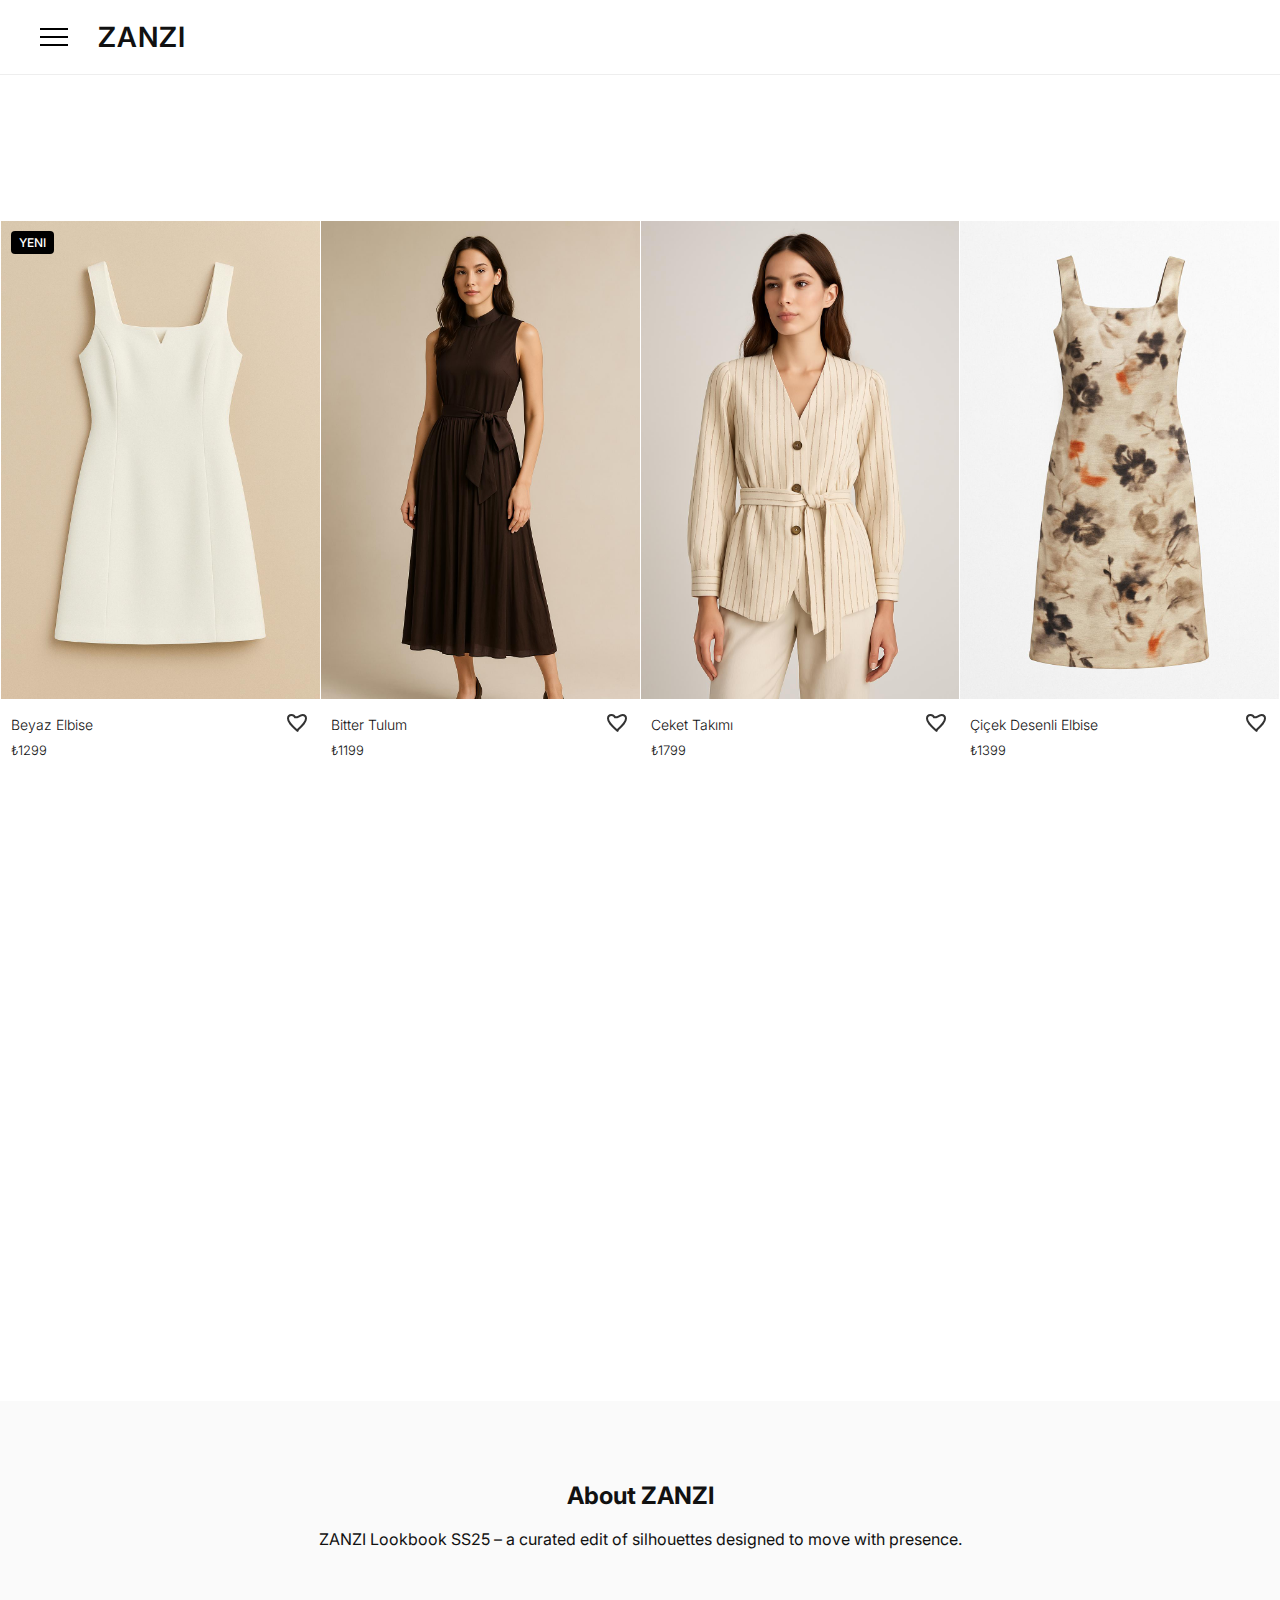
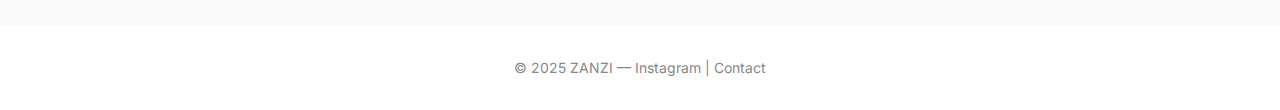
<file: zanzi4-main/zanzi4-main/index.html>
<!DOCTYPE html>
<html lang="en">
<head>
  <meta charset="UTF-8" />
  <meta name="viewport" content="width=device-width, initial-scale=1.0" />
  <title>ZANZI Lookbook</title>
  <link rel="stylesheet" href="style.css" />
  <link href="https://fonts.googleapis.com/css2?family=Playfair+Display:wght@400;600&family=Inter:wght@400;500&display=swap" rel="stylesheet">
</head>
<body class="page-transition">

<header>
  <div class="header-left">
    <div class="hamburger" onclick="toggleMenu()">
      <svg width="28" height="18" viewBox="0 0 28 18" fill="none" xmlns="http://www.w3.org/2000/svg">
        <rect class="line1" y="0" width="28" height="2" fill="black"/>
        <rect class="line2" y="8" width="28" height="2" fill="black"/>
        <rect class="line3" y="16" width="28" height="2" fill="black"/>
      </svg>
    </div>
    <div class="logo">ZANZI</div>
  </div>
</header>

<div id="overlay" class="overlay" onclick="toggleMenu()"></div>
  
<nav id="mobileMenu" class="mobile-menu">
  <div class="close-btn" onclick="toggleMenu()">
  <svg viewBox="0 0 24 24" width="20" height="20" xmlns="http://www.w3.org/2000/svg">
    <line x1="4" y1="4" x2="20" y2="20" stroke="#000" stroke-width="2" />
    <line x1="20" y1="4" x2="4" y2="20" stroke="#000" stroke-width="2" />
  </svg>
</div>

  <style>
    .menu-links li a.highlight {
      color: #E63946; /* Kırmızı */
      font-weight: 600; /* Hafif kalın */
    }
    .menu-links li a {
      font-size: 16px; /* Daha küçük font */
      text-decoration: none;
      color: black;
      display: block;
      padding: 8px 20px; /* Sola hizalama için iç boşluk */
      transition: color 0.3s ease;
      text-align: left; /* SOLA HİZALI */
      text-transform: uppercase;
    }
    .menu-links li a:hover {
      color: #666; /* Hover'da hafif gri */
    }
    .menu-links {
      list-style: none;
      padding: 0;
      margin-top: 60px;
    }
  </style>

  <ul class="menu-links">
    <li><a href="/yeni-gelenler" class="highlight">Yeni Gelenler</a></li>
    <li><a href="/kategori/elbise">Elbise</a></li>
    <li><a href="/kategori/pantolon">Pantolon</a></li>
    <li><a href="/kategori/gomlek-ve-bluzlar">Gömlek ve Bluzlar</a></li>
    <li><a href="/kategori/takim-ve-kombinler">Takım ve Kombinler</a></li>
    <li><a href="/kategori/ceket">Ceket</a></li>
    <li><a href="/kategori/etek">Etek</a></li>
    <li><a href="/kategori/tulum">Tulum</a></li>
    <li><a href="favoriler.html" class="highlight">Favorilerim</a></li>
  </ul>
</nav>


<main>
  <section class="hero">
    <div class="overlay">
      <h1>Spring/Summer 2025</h1>
      <p>Minimal shapes. Modern silhouettes.</p>
    </div>
  </section>

  <section class="lookbook">
    <!-- Beyaz Elbise -->
    <div class="product-card fade-in">
      <div class="slider-container">
        <div class="badge">Yeni</div>
        <div class="slider" data-offset="0">
          <div class="slide-item">
            <img src="images/beyaz1.jpg" alt="Beyaz 1" loading="lazy">
          </div>
          <div class="slide-item">
            <img src="images/beyaz2.jpg" alt="Beyaz 2" loading="lazy">
          </div>
        </div>
        <button class="prev" onclick="slidePrev(this)">‹</button>
        <button class="next" onclick="slideNext(this)">›</button>
      </div>
      <div class="product-info">
        <div class="info-top">
          <a href="beyaz.html"><h2>Beyaz Elbise</h2></a>
          <div class="favorite-icon" onclick="toggleFavorite(this)">
            <svg viewBox="0 0 24 24" class="heart" xmlns="http://www.w3.org/2000/svg">
              <path d="M12 21.35l-1.45-1.32C5.4 15.36 2 12.28 2 8.5
              2 6.5 3.5 5 5.5 5c1.54 0 3.04.99 3.57 2.36h1.87C13.46 5.99
              14.96 5 16.5 5 18.5 5 20 6.5 20 8.5c0 3.78-3.4 6.86-8.55 11.54L12 21.35z"
              fill="none" stroke="#333" stroke-width="2"/>
            </svg>
          </div>
        </div>
        <p class="price">₺1299</p>
      </div>
    </div>

    <!-- Bitter Tulum -->
    <div class="product-card fade-in">
      <div class="slider-container">
        <div class="slider" data-offset="0">
          <div class="slide-item">
            <img src="images/bitter1.jpg" alt="Bitter" loading="lazy">
          </div>
        </div>
        <button class="prev" onclick="slidePrev(this)">‹</button>
        <button class="next" onclick="slideNext(this)">›</button>
      </div>
      <div class="product-info">
        <div class="info-top">
          <a href="bitter.html"><h2>Bitter Tulum</h2></a>
          <div class="favorite-icon" onclick="toggleFavorite(this)">
            <svg viewBox="0 0 24 24" class="heart" xmlns="http://www.w3.org/2000/svg">
              <path d="M12 21.35l-1.45-1.32C5.4 15.36 2 12.28 2 8.5
              2 6.5 3.5 5 5.5 5c1.54 0 3.04.99 3.57 2.36h1.87C13.46 5.99
              14.96 5 16.5 5 18.5 5 20 6.5 20 8.5c0 3.78-3.4 6.86-8.55 11.54L12 21.35z"
              fill="none" stroke="#333" stroke-width="2"/>
            </svg>
          </div>
        </div>
        <p class="price">₺1199</p>
      </div>
    </div>

    <!-- Ceket Takımı -->
    <div class="product-card fade-in">
      <div class="slider-container">
        <div class="slider" data-offset="0">
          <div class="slide-item">
            <img src="images/ceket1.jpg" alt="Ceket 1" loading="lazy">
          </div>
          <div class="slide-item">
            <img src="images/ceket2.jpg" alt="Ceket 2" loading="lazy">
          </div>
        </div>
        <button class="prev" onclick="slidePrev(this)">‹</button>
        <button class="next" onclick="slideNext(this)">›</button>
      </div>
      <div class="product-info">
        <div class="info-top">
          <a href="ceket.html"><h2>Ceket Takımı</h2></a>
          <div class="favorite-icon" onclick="toggleFavorite(this)">
            <svg viewBox="0 0 24 24" class="heart" xmlns="http://www.w3.org/2000/svg">
              <path d="M12 21.35l-1.45-1.32C5.4 15.36 2 12.28 2 8.5
              2 6.5 3.5 5 5.5 5c1.54 0 3.04.99 3.57 2.36h1.87C13.46 5.99
              14.96 5 16.5 5 18.5 5 20 6.5 20 8.5c0 3.78-3.4 6.86-8.55 11.54L12 21.35z"
              fill="none" stroke="#333" stroke-width="2"/>
            </svg>
          </div>
        </div>
        <p class="price">₺1799</p>
      </div>
    </div>
    <!-- Çiçek Desenli Elbise -->
    <div class="product-card fade-in">
      <div class="slider-container">
        <div class="slider" data-offset="0">
          <div class="slide-item">
            <img src="images/cicek1.jpg" alt="Çiçek 1" loading="lazy">
          </div>
          <div class="slide-item">
            <img src="images/cicek2.jpg" alt="Çiçek 2" loading="lazy">
          </div>
        </div>
        <button class="prev" onclick="slidePrev(this)">‹</button>
        <button class="next" onclick="slideNext(this)">›</button>
      </div>
      <div class="product-info">
        <div class="info-top">
          <a href="cicek.html"><h2>Çiçek Desenli Elbise</h2></a>
          <div class="favorite-icon" onclick="toggleFavorite(this)">
            <svg viewBox="0 0 24 24" class="heart" xmlns="http://www.w3.org/2000/svg">
              <path d="M12 21.35l-1.45-1.32C5.4 15.36 2 12.28 2 8.5
              2 6.5 3.5 5 5.5 5c1.54 0 3.04.99 3.57 2.36h1.87C13.46 5.99
              14.96 5 16.5 5 18.5 5 20 6.5 20 8.5c0 3.78-3.4 6.86-8.55 11.54L12 21.35z"
              fill="none" stroke="#333" stroke-width="2"/>
            </svg>
          </div>
        </div>
        <p class="price">₺1399</p>
      </div>
    </div>

    <!-- Kahverengi Pantolon -->
    <div class="product-card fade-in">
      <div class="slider-container">
        <div class="slider" data-offset="0">
          <div class="slide-item">
            <img src="images/kahve1.jpg" alt="Kahverengi" loading="lazy">
          </div>
        </div>
        <button class="prev" onclick="slidePrev(this)">‹</button>
        <button class="next" onclick="slideNext(this)">›</button>
      </div>
      <div class="product-info">
        <div class="info-top">
          <a href="kahve.html"><h2>Kahverengi Pantolon</h2></a>
          <div class="favorite-icon" onclick="toggleFavorite(this)">
            <svg viewBox="0 0 24 24" class="heart" xmlns="http://www.w3.org/2000/svg">
              <path d="M12 21.35l-1.45-1.32C5.4 15.36 2 12.28 2 8.5
              2 6.5 3.5 5 5.5 5c1.54 0 3.04.99 3.57 2.36h1.87C13.46 5.99
              14.96 5 16.5 5 18.5 5 20 6.5 20 8.5c0 3.78-3.4 6.86-8.55 11.54L12 21.35z"
              fill="none" stroke="#333" stroke-width="2"/>
            </svg>
          </div>
        </div>
        <p class="price">₺899</p>
      </div>
    </div>

  </section>

  <section class="about">
    <h2>About ZANZI</h2>
    <p>ZANZI Lookbook SS25 – a curated edit of silhouettes designed to move with presence.</p>
  </section>
</main>

<footer>
  <p>© 2025 ZANZI — Instagram | Contact</p>
</footer>

<script src="script.js"></script>

</body>
</html>
</file>
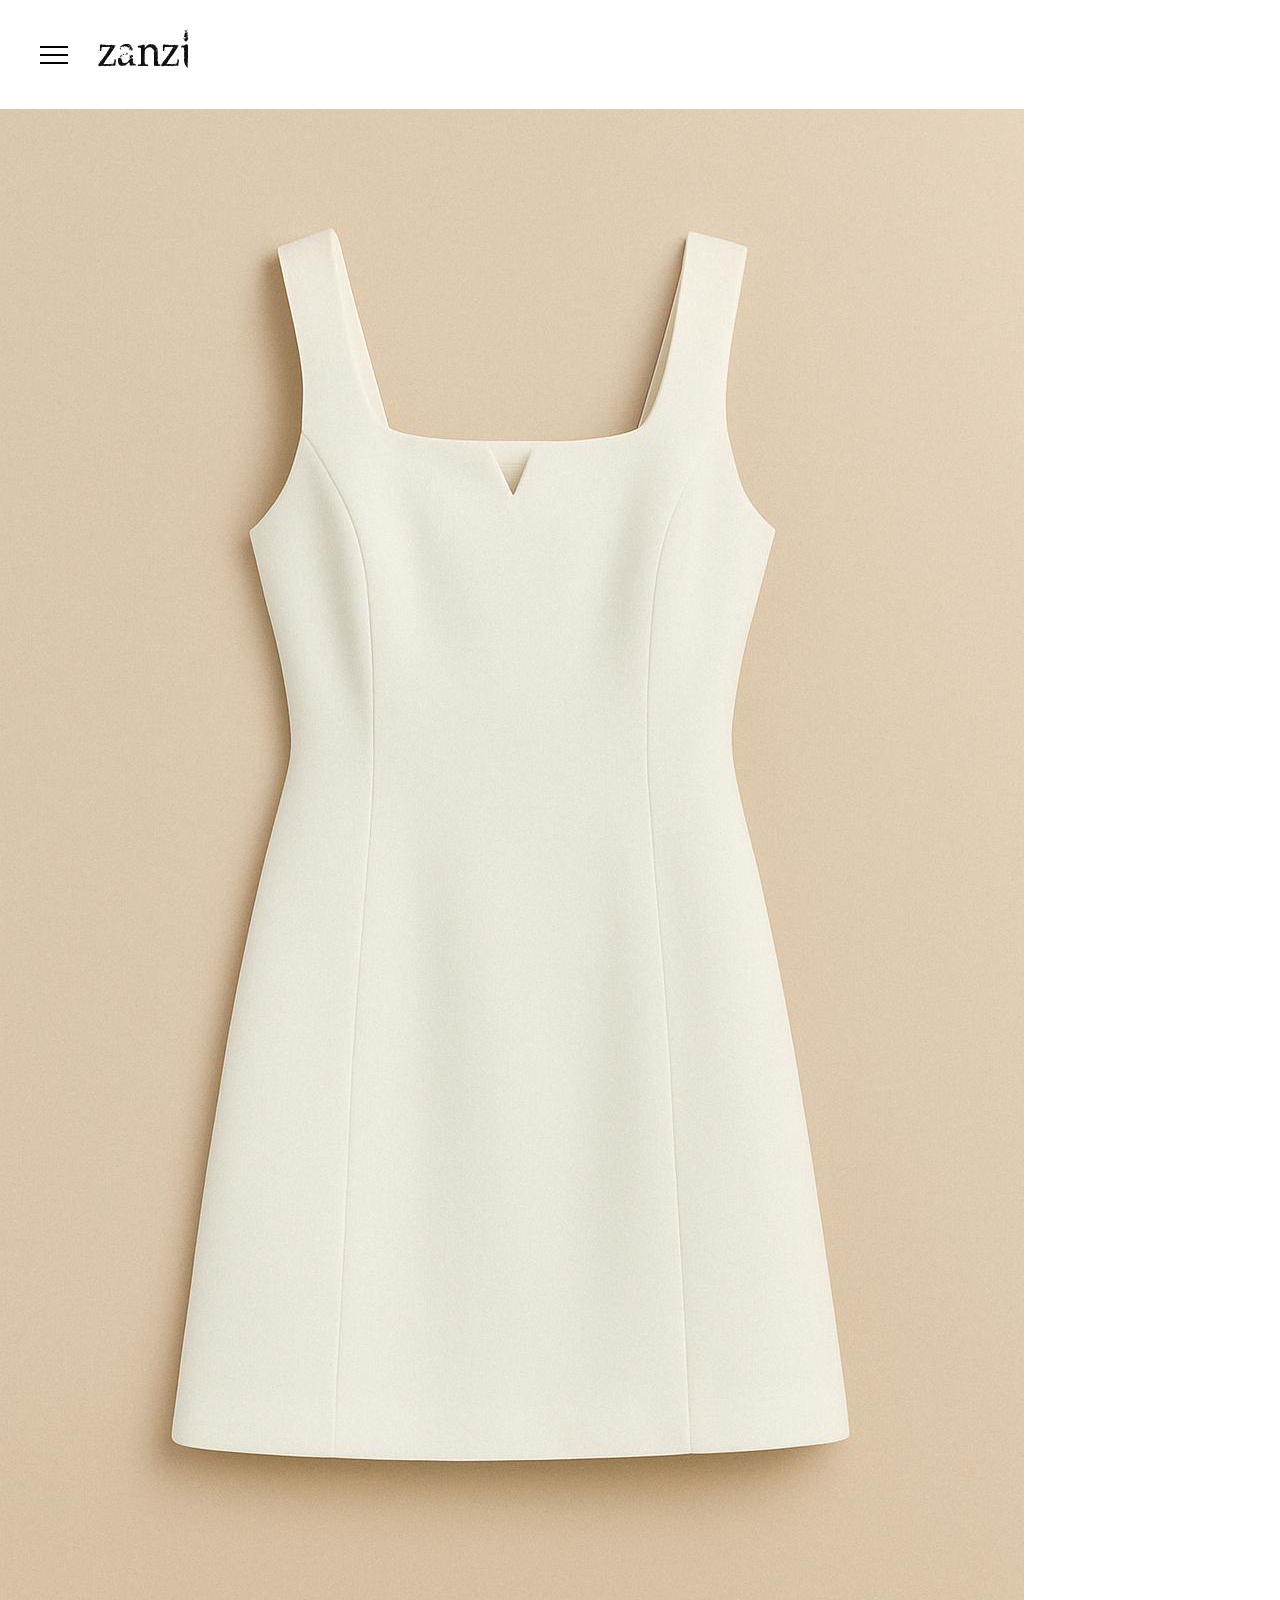
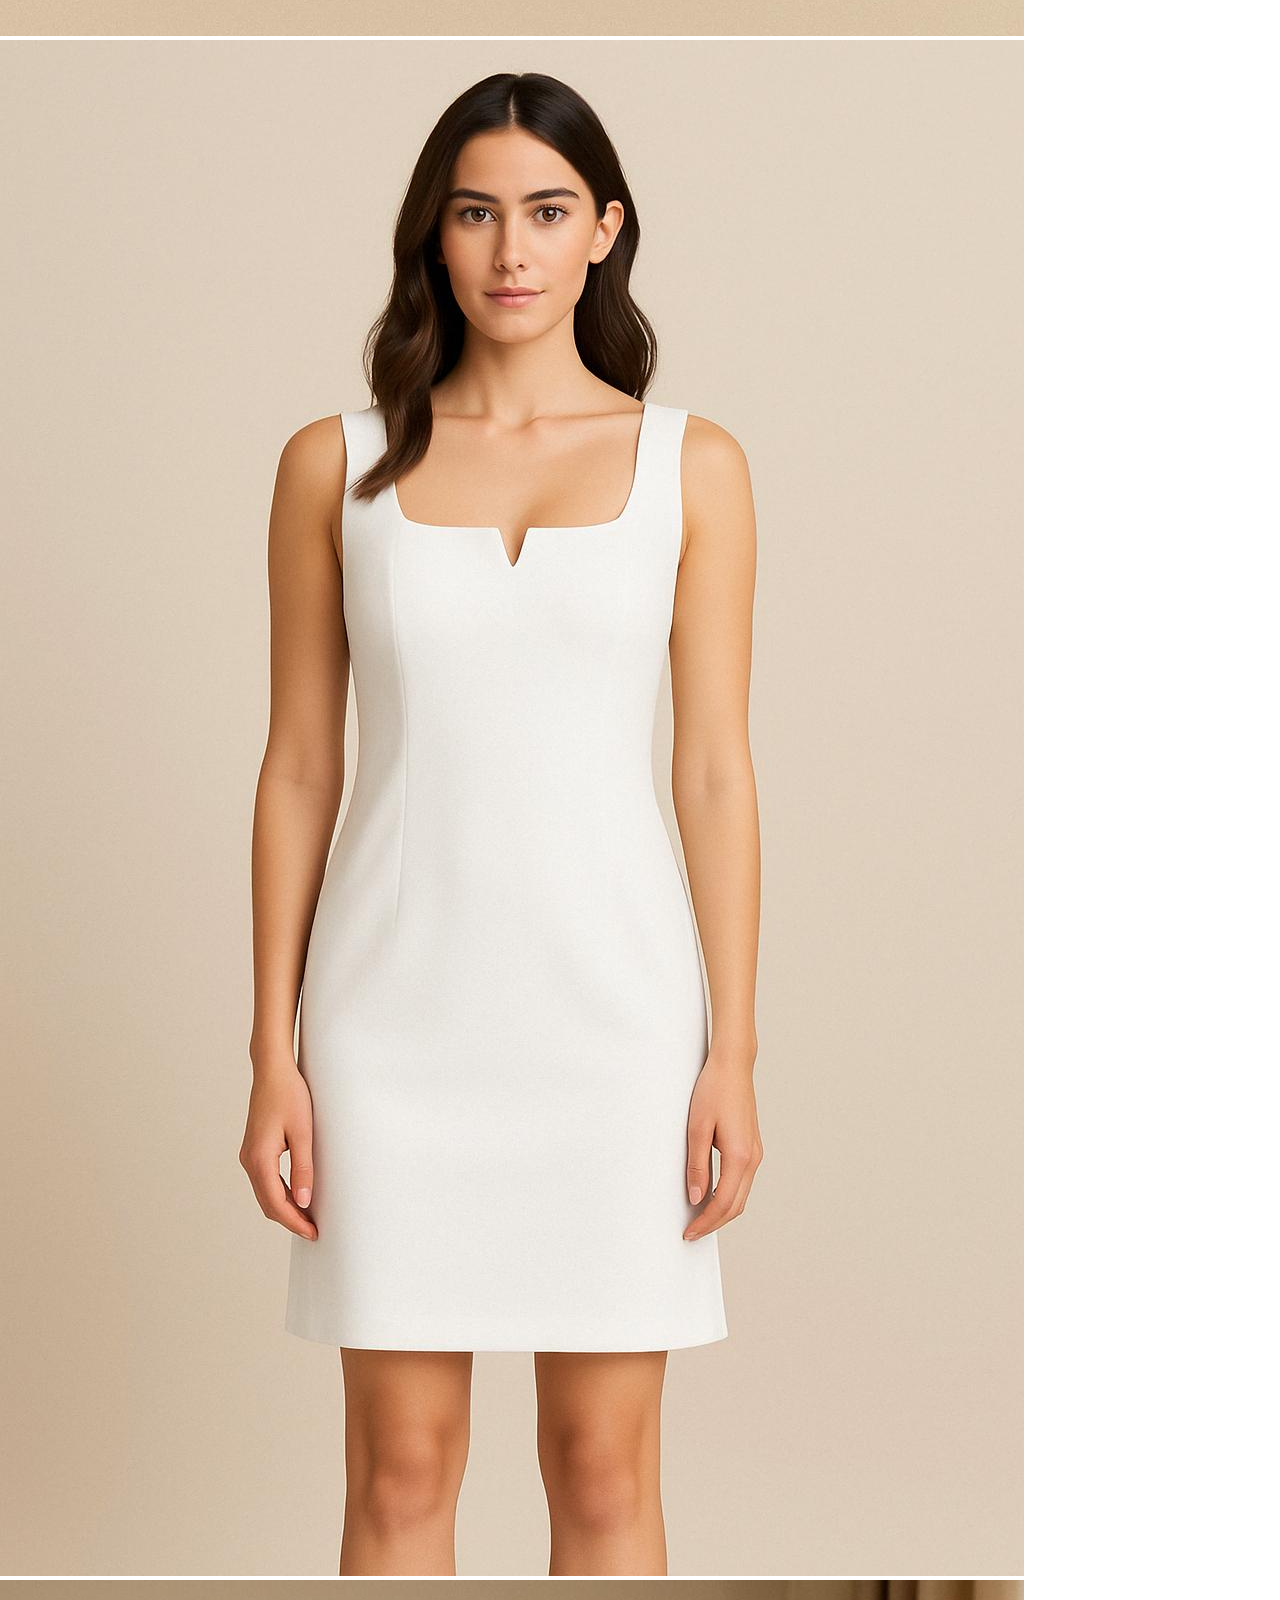
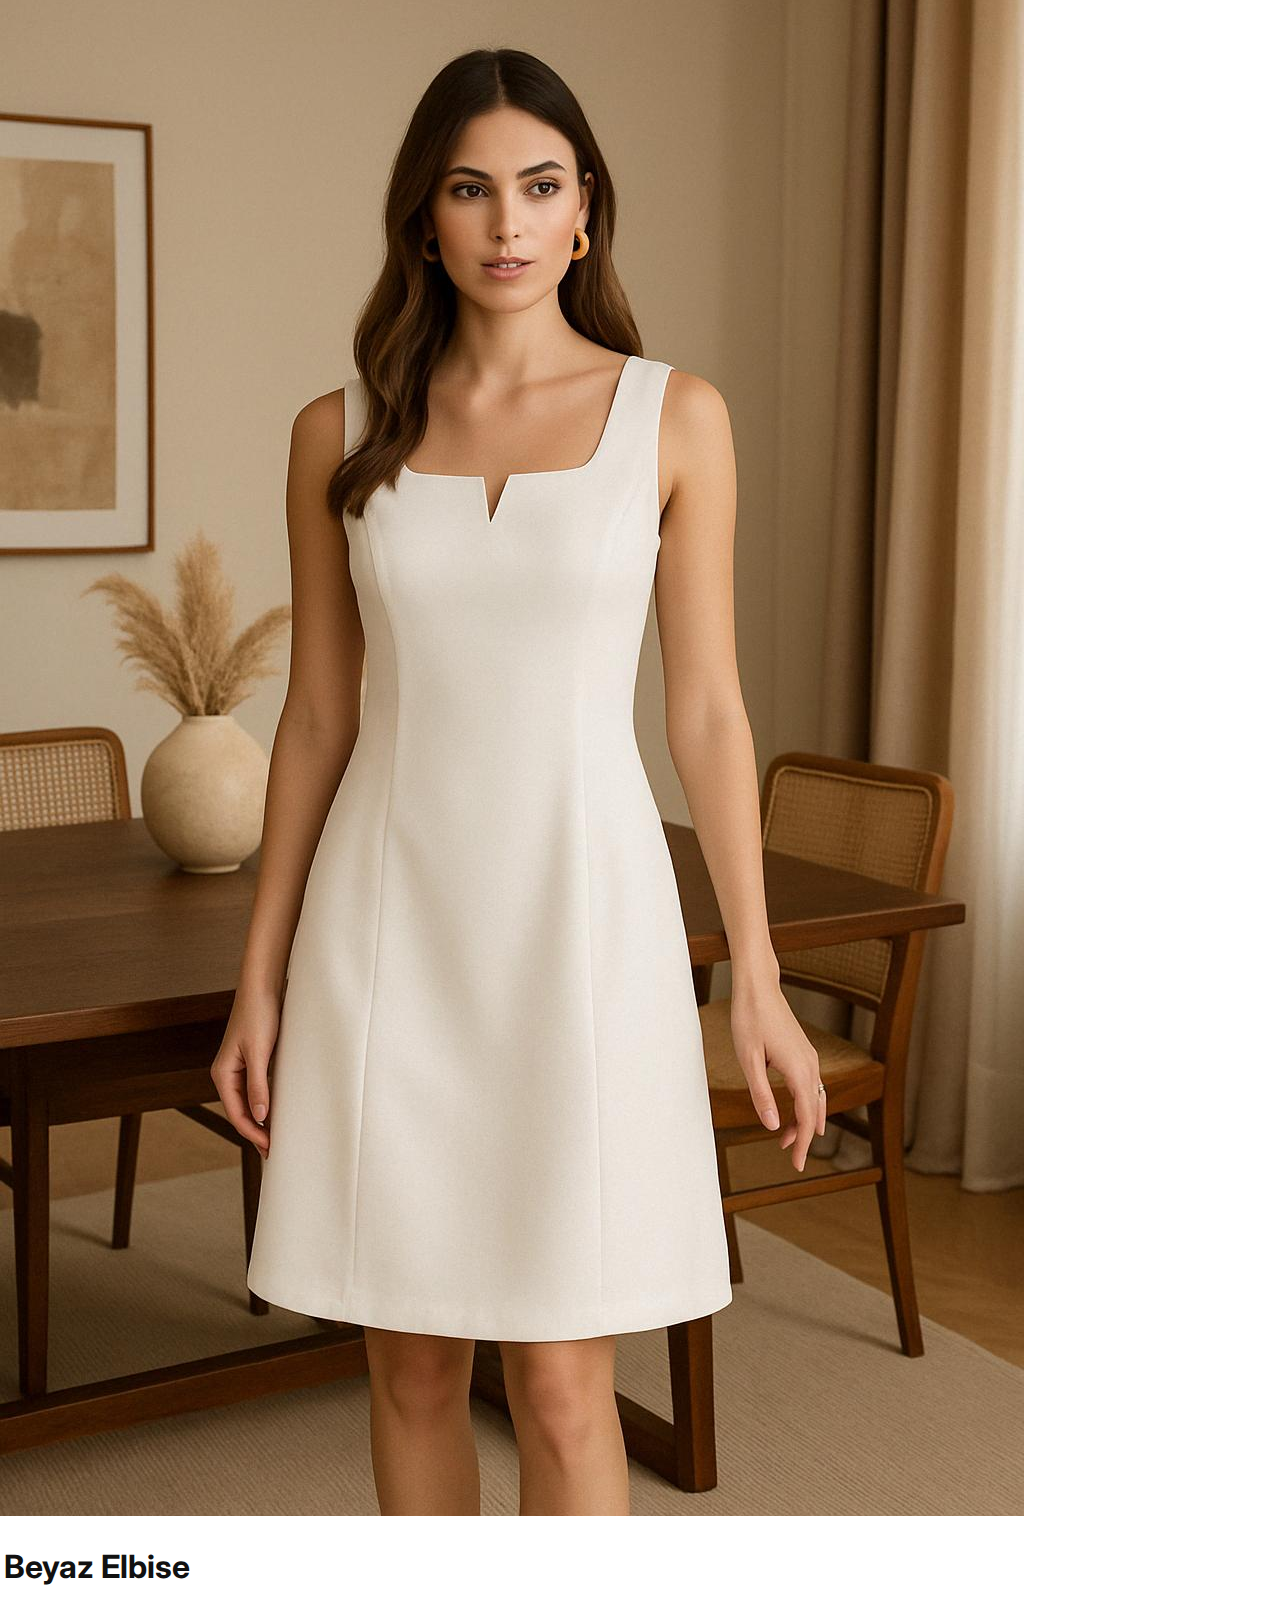
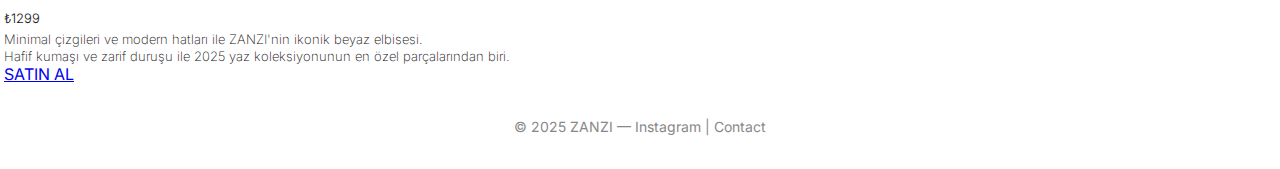
<file: public/beyaz.html>
<!DOCTYPE html>
<html lang="en">
<head>
  <meta charset="UTF-8">
  <meta name="viewport" content="width=device-width, initial-scale=1.0">
  <title>Cream Fold - ZANZI</title>
  <link rel="stylesheet" href="style.css">
  <link href="https://fonts.googleapis.com/css2?family=Playfair+Display:wght@400;600&family=Inter:wght@400;500&display=swap" rel="stylesheet">
</head>
<body class="page-transition">

<header>
  <div class="header-left">
    <div class="hamburger" onclick="toggleMenu()">
      <svg width="28" height="18" viewBox="0 0 28 18" fill="none" xmlns="http://www.w3.org/2000/svg">
        <rect class="line1" y="0" width="28" height="2" fill="black"/>
        <rect class="line2" y="8" width="28" height="2" fill="black"/>
        <rect class="line3" y="16" width="28" height="2" fill="black"/>
      </svg>
    </div>
    <div class="logo">ZANZI</div>
  </div>
</header>

<main class="product-detail-page">
  <section class="product-gallery">
    <img src="images/beyaz1.jpg" alt="Beyaz Elbise" loading="lazy" class="fade-in">
    <img src="images/beyaz2.jpg" alt="Beyaz Elbise Hover" loading="lazy" class="fade-in">
    <img src="images/beyaz3.jpg" alt="Beyaz Elbise Farklı Açı" loading="lazy" class="fade-in">
  </section>

  <section class="product-info">
    <h1>Beyaz Elbise</h1>
    <p class="price">₺1299</p>
    <p class="description">
      Minimal çizgileri ve modern hatları ile ZANZI'nin ikonik beyaz elbisesi.<br>
      Hafif kumaşı ve zarif duruşu ile 2025 yaz koleksiyonunun en özel parçalarından biri.
    </p>
    <a href="#" class="buy-button">SATIN AL</a>
  </section>
</main>

<footer>
  <p>© 2025 ZANZI — Instagram | Contact</p>
</footer>

<script src="script.js"></script>

</body>
</html>
</file>
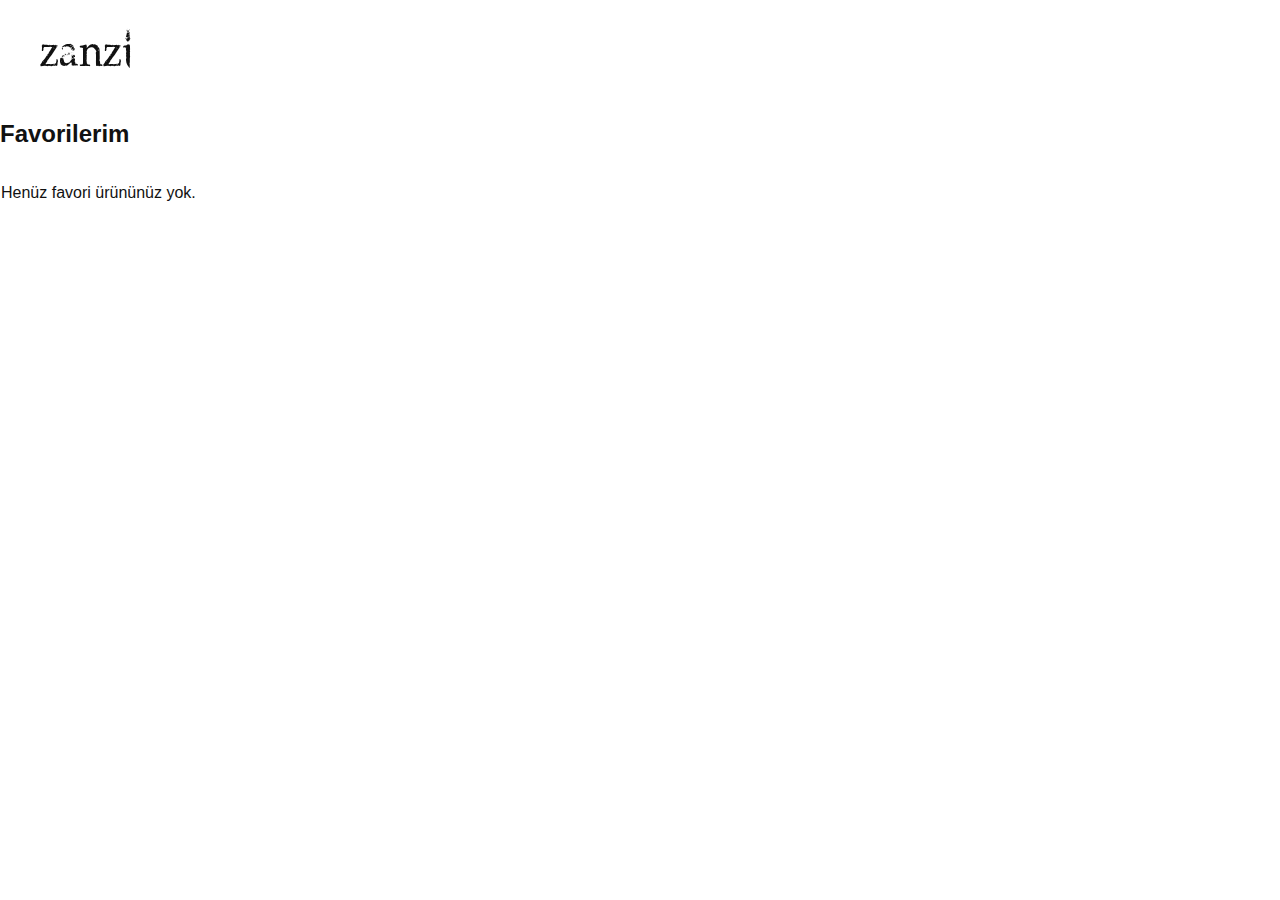
<file: public/favoriler.html>
<!DOCTYPE html>
<html lang="en">
<head>
  <meta charset="UTF-8" />
  <meta name="viewport" content="width=device-width, initial-scale=1.0" />
  <title>Favorilerim | ZANZI</title>
  <link rel="stylesheet" href="style.css" />
</head>
<body>
  <header>
    <div class="logo">ZANZI</div>
  </header>

  <main>
    <section class="favorites-container">
      <h2>Favorilerim</h2>
      <div id="favoritesList" class="lookbook"></div>
    </section>
  </main>

  <script src="favoriler.js"></script>
</body>
</html>
</file>
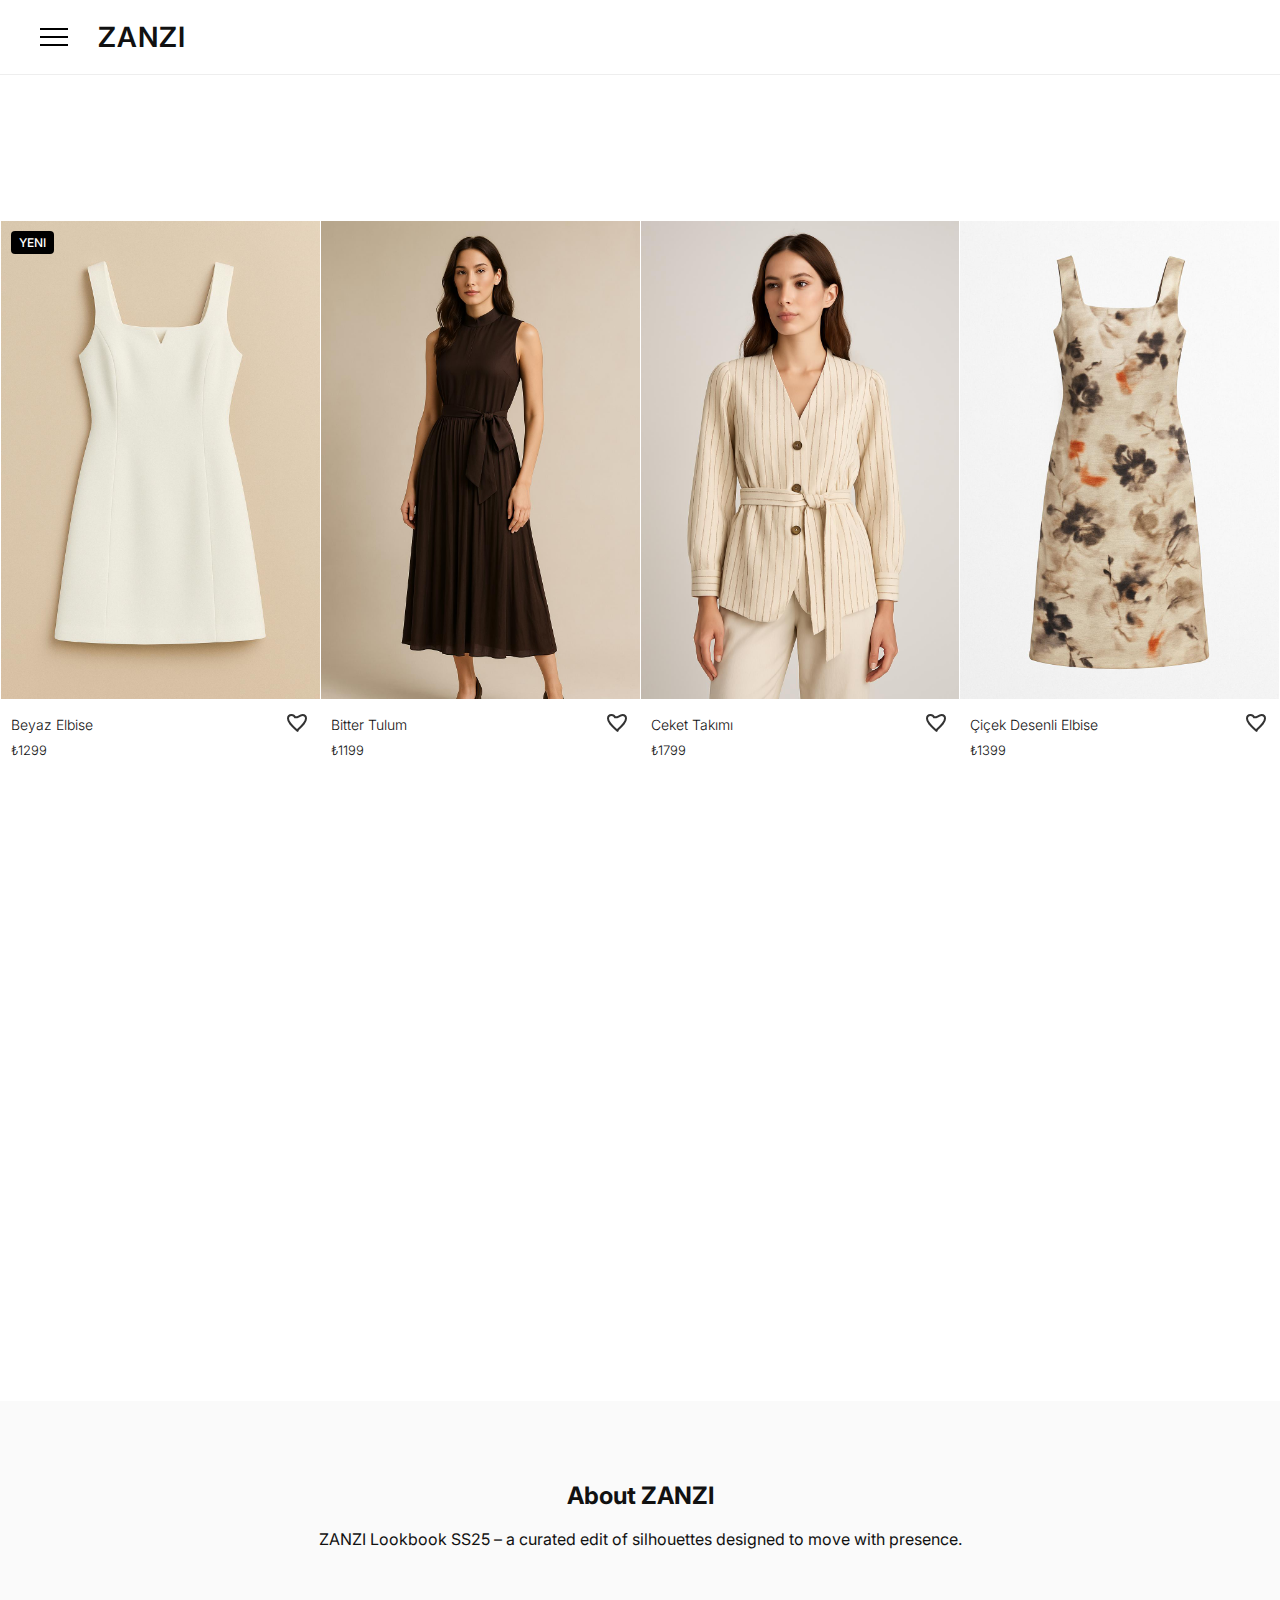
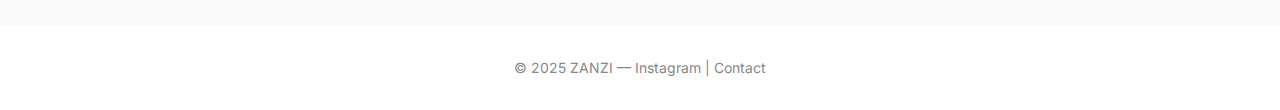
<file: zanzi4-main/zanzi4-main/favoriler.html.html>
<!DOCTYPE html>
<html lang="en">
<head>
  <meta charset="UTF-8" />
  <meta name="viewport" content="width=device-width, initial-scale=1.0" />
  <title>ZANZI Lookbook</title>
  <link rel="stylesheet" href="style.css" />
  <link href="https://fonts.googleapis.com/css2?family=Playfair+Display:wght@400;600&family=Inter:wght@400;500&display=swap" rel="stylesheet">
</head>
<body class="page-transition">

<header>
  <div class="header-left">
    <div class="hamburger" onclick="toggleMenu()">
      <svg width="28" height="18" viewBox="0 0 28 18" fill="none" xmlns="http://www.w3.org/2000/svg">
        <rect class="line1" y="0" width="28" height="2" fill="black"/>
        <rect class="line2" y="8" width="28" height="2" fill="black"/>
        <rect class="line3" y="16" width="28" height="2" fill="black"/>
      </svg>
    </div>
    <div class="logo">ZANZI</div>
  </div>
</header>

<div id="overlay" class="overlay" onclick="toggleMenu()"></div>
  
<nav id="mobileMenu" class="mobile-menu">
  <div class="close-btn" onclick="toggleMenu()">
    <svg viewBox="0 0 24 24" width="36" height="36">
      <line x1="4" y1="4" x2="20" y2="20" stroke="black" stroke-width="2"/>
      <line x1="20" y1="4" x2="4" y2="20" stroke="black" stroke-width="2"/>
    </svg>
  </div>

  <style>
    .menu-links li a.highlight {
      color: #E63946; /* Kırmızı */
      font-weight: 600; /* Hafif kalın */
    }
    .menu-links li a {
      font-size: 16px; /* Daha küçük font */
      text-decoration: none;
      color: black;
      display: block;
      padding: 8px 20px; /* Sola hizalama için iç boşluk */
      transition: color 0.3s ease;
      text-align: left; /* SOLA HİZALI */
    }
    .menu-links li a:hover {
      color: #666; /* Hover'da hafif gri */
    }
    .menu-links {
      list-style: none;
      padding: 0;
      margin-top: 60px;
    }
  </style>

  <ul class="menu-links">
    <li><a href="/yeni-gelenler" class="highlight">Yeni Gelenler</a></li>
    <li><a href="/kategori/elbise">Elbise</a></li>
    <li><a href="/kategori/pantolon">Pantolon</a></li>
    <li><a href="/kategori/gomlek-ve-bluzlar">Gömlek ve Bluzlar</a></li>
    <li><a href="/kategori/takim-ve-kombinler">Takım ve Kombinler</a></li>
    <li><a href="/kategori/ceket">Ceket</a></li>
    <li><a href="/kategori/etek">Etek</a></li>
    <li><a href="/kategori/tulum">Tulum</a></li>
  </ul>
</nav>


<main>
  <section class="hero">
    <div class="overlay">
      <h1>Spring/Summer 2025</h1>
      <p>Minimal shapes. Modern silhouettes.</p>
    </div>
  </section>

  <section class="lookbook">
    <!-- Beyaz Elbise -->
    <div class="product-card fade-in">
      <div class="slider-container">
        <div class="badge">Yeni</div>
        <div class="slider" data-offset="0">
          <div class="slide-item">
            <img src="images/beyaz1.jpg" alt="Beyaz 1" loading="lazy">
          </div>
          <div class="slide-item">
            <img src="images/beyaz2.jpg" alt="Beyaz 2" loading="lazy">
          </div>
        </div>
        <button class="prev" onclick="slidePrev(this)">‹</button>
        <button class="next" onclick="slideNext(this)">›</button>
      </div>
      <div class="product-info">
        <div class="info-top">
          <a href="beyaz.html"><h2>Beyaz Elbise</h2></a>
          <div class="favorite-icon" onclick="toggleFavorite(this)">
            <svg viewBox="0 0 24 24" class="heart" xmlns="http://www.w3.org/2000/svg">
              <path d="M12 21.35l-1.45-1.32C5.4 15.36 2 12.28 2 8.5
              2 6.5 3.5 5 5.5 5c1.54 0 3.04.99 3.57 2.36h1.87C13.46 5.99
              14.96 5 16.5 5 18.5 5 20 6.5 20 8.5c0 3.78-3.4 6.86-8.55 11.54L12 21.35z"
              fill="none" stroke="#333" stroke-width="2"/>
            </svg>
          </div>
        </div>
        <p class="price">₺1299</p>
      </div>
    </div>

    <!-- Bitter Tulum -->
    <div class="product-card fade-in">
      <div class="slider-container">
        <div class="slider" data-offset="0">
          <div class="slide-item">
            <img src="images/bitter1.jpg" alt="Bitter" loading="lazy">
          </div>
        </div>
        <button class="prev" onclick="slidePrev(this)">‹</button>
        <button class="next" onclick="slideNext(this)">›</button>
      </div>
      <div class="product-info">
        <div class="info-top">
          <a href="bitter.html"><h2>Bitter Tulum</h2></a>
          <div class="favorite-icon" onclick="toggleFavorite(this)">
            <svg viewBox="0 0 24 24" class="heart" xmlns="http://www.w3.org/2000/svg">
              <path d="M12 21.35l-1.45-1.32C5.4 15.36 2 12.28 2 8.5
              2 6.5 3.5 5 5.5 5c1.54 0 3.04.99 3.57 2.36h1.87C13.46 5.99
              14.96 5 16.5 5 18.5 5 20 6.5 20 8.5c0 3.78-3.4 6.86-8.55 11.54L12 21.35z"
              fill="none" stroke="#333" stroke-width="2"/>
            </svg>
          </div>
        </div>
        <p class="price">₺1199</p>
      </div>
    </div>

    <!-- Ceket Takımı -->
    <div class="product-card fade-in">
      <div class="slider-container">
        <div class="slider" data-offset="0">
          <div class="slide-item">
            <img src="images/ceket1.jpg" alt="Ceket 1" loading="lazy">
          </div>
          <div class="slide-item">
            <img src="images/ceket2.jpg" alt="Ceket 2" loading="lazy">
          </div>
        </div>
        <button class="prev" onclick="slidePrev(this)">‹</button>
        <button class="next" onclick="slideNext(this)">›</button>
      </div>
      <div class="product-info">
        <div class="info-top">
          <a href="ceket.html"><h2>Ceket Takımı</h2></a>
          <div class="favorite-icon" onclick="toggleFavorite(this)">
            <svg viewBox="0 0 24 24" class="heart" xmlns="http://www.w3.org/2000/svg">
              <path d="M12 21.35l-1.45-1.32C5.4 15.36 2 12.28 2 8.5
              2 6.5 3.5 5 5.5 5c1.54 0 3.04.99 3.57 2.36h1.87C13.46 5.99
              14.96 5 16.5 5 18.5 5 20 6.5 20 8.5c0 3.78-3.4 6.86-8.55 11.54L12 21.35z"
              fill="none" stroke="#333" stroke-width="2"/>
            </svg>
          </div>
        </div>
        <p class="price">₺1799</p>
      </div>
    </div>
    <!-- Çiçek Desenli Elbise -->
    <div class="product-card fade-in">
      <div class="slider-container">
        <div class="slider" data-offset="0">
          <div class="slide-item">
            <img src="images/cicek1.jpg" alt="Çiçek 1" loading="lazy">
          </div>
          <div class="slide-item">
            <img src="images/cicek2.jpg" alt="Çiçek 2" loading="lazy">
          </div>
        </div>
        <button class="prev" onclick="slidePrev(this)">‹</button>
        <button class="next" onclick="slideNext(this)">›</button>
      </div>
      <div class="product-info">
        <div class="info-top">
          <a href="cicek.html"><h2>Çiçek Desenli Elbise</h2></a>
          <div class="favorite-icon" onclick="toggleFavorite(this)">
            <svg viewBox="0 0 24 24" class="heart" xmlns="http://www.w3.org/2000/svg">
              <path d="M12 21.35l-1.45-1.32C5.4 15.36 2 12.28 2 8.5
              2 6.5 3.5 5 5.5 5c1.54 0 3.04.99 3.57 2.36h1.87C13.46 5.99
              14.96 5 16.5 5 18.5 5 20 6.5 20 8.5c0 3.78-3.4 6.86-8.55 11.54L12 21.35z"
              fill="none" stroke="#333" stroke-width="2"/>
            </svg>
          </div>
        </div>
        <p class="price">₺1399</p>
      </div>
    </div>

    <!-- Kahverengi Pantolon -->
    <div class="product-card fade-in">
      <div class="slider-container">
        <div class="slider" data-offset="0">
          <div class="slide-item">
            <img src="images/kahve1.jpg" alt="Kahverengi" loading="lazy">
          </div>
        </div>
        <button class="prev" onclick="slidePrev(this)">‹</button>
        <button class="next" onclick="slideNext(this)">›</button>
      </div>
      <div class="product-info">
        <div class="info-top">
          <a href="kahve.html"><h2>Kahverengi Pantolon</h2></a>
          <div class="favorite-icon" onclick="toggleFavorite(this)">
            <svg viewBox="0 0 24 24" class="heart" xmlns="http://www.w3.org/2000/svg">
              <path d="M12 21.35l-1.45-1.32C5.4 15.36 2 12.28 2 8.5
              2 6.5 3.5 5 5.5 5c1.54 0 3.04.99 3.57 2.36h1.87C13.46 5.99
              14.96 5 16.5 5 18.5 5 20 6.5 20 8.5c0 3.78-3.4 6.86-8.55 11.54L12 21.35z"
              fill="none" stroke="#333" stroke-width="2"/>
            </svg>
          </div>
        </div>
        <p class="price">₺899</p>
      </div>
    </div>

  </section>

  <section class="about">
    <h2>About ZANZI</h2>
    <p>ZANZI Lookbook SS25 – a curated edit of silhouettes designed to move with presence.</p>
  </section>
</main>

<footer>
  <p>© 2025 ZANZI — Instagram | Contact</p>
</footer>

<script src="script.js"></script>

</body>
</html>
</file>
<file: zanzi4-main/zanzi4-main/style.css>
/* Genel */
body {
  font-family: 'Inter', sans-serif;
  margin: 0;
  padding: 0;
  background: #fff;
  color: #111;
}

h1, h2 {
  font-family: 'Inter', sans-serif;
}

.page-transition {
  opacity: 0;
  transition: opacity 0.5s ease;
}
.page-transition.visible {
  opacity: 1;
}

/* Header */
header {
  position: fixed;
  top: 0;
  width: 100%;
  background: #fff;
  display: flex;
  align-items: center;
  justify-content: flex-start;
  padding: 20px 40px;
  border-bottom: 1px solid #eee;
  z-index: 999;
}

.header-left {
  display: flex;
  align-items: center;
  gap: 30px;
}

.logo {
  font-size: 28px;
  font-weight: 600;
  letter-spacing: 1px;
}

/* Hamburger Menu */
.hamburger {
  cursor: pointer;
  display: flex;
  align-items: center;
  justify-content: center;
}

.hamburger svg {
  transition: transform 0.3s ease;
}

.hamburger:hover svg {
  transform: scale(1.1);
}

.hamburger svg rect {
  transition: all 0.4s ease;
}

.hamburger.active .line1 {
  transform: rotate(45deg) translate(5px, 5px);
}
.hamburger.active .line2 {
  opacity: 0;
}
.hamburger.active .line3 {
  transform: rotate(-45deg) translate(5px, -5px);
}

/* Mobile Menu */
.mobile-menu {
  position: fixed;
  top: 0;
  left: -100%;
  width: 50%;
  height: 100%;
  background: #fff;
  box-shadow: 4px 0 10px rgba(0,0,0,0.2);
  transition: left 0.5s ease;
  z-index: 1000;
  padding: 60px 20px;
}

.mobile-menu.show-menu {
  left: 0;
}

.mobile-menu ul {
  list-style: none;
  padding: 0;
  margin: 0;
}

.mobile-menu ul li {
  margin-bottom: 30px;
}

.mobile-menu ul li a {
  text-decoration: none;
  color: #111;
  font-size: 13px;
  font-weight: 500;
  transition: color 0.3s ease;
}

.mobile-menu ul li a:hover {
  color: #999;
}

.close-btn {
  position: absolute;
  top: 20px;
  right: 20px; /* ← SOL DEĞİL, SAĞA YASLADIK */
  z-index: 1000;
  cursor: pointer;
}

.close-btn:hover {
  transform: rotate(90deg);
}

/* Main */
main {
  padding-top: 100px;
}

/* Hero */
.hero {
  padding: 60px;
  text-align: center;
}

/* Lookbook */
.lookbook {
  display: grid;
  grid-template-columns: repeat(4, 1fr);
  column-gap: 1px;
  row-gap: 80px;
  padding: 1px;
}

/* Slider yapısı */
.slider-container {
  position: relative;
  overflow: hidden;
  width: 100%;
  padding-top: 150%; /* 3:4 oran */
}

.slider {
  position: absolute;
  top: 0;
  left: 0;
  height: 100%;
  display: flex;
  transition: transform 0.5s ease;
}

.slide-item {
  flex: 0 0 100%;
  height: 100%;
  display: flex;
  align-items: center;
  justify-content: center;
}

.slide-item img {
  width: 100%;
  height: 100%;
  object-fit: cover;
  aspect-ratio: 3 / 4;
}

/* Scroll Butonları */
.prev,
.next {
  position: absolute;
  top: 50%;
  transform: translateY(-50%);
  background: transparent; /* <<< Arka plan tamamen şeffaf */
  border: none;
  font-size: 28px;
  cursor: pointer;
  padding: 6px 10px;
  z-index: 10;
  color: #333; /* <<< Ok rengi sabit */
  opacity: 0; /* <<< Başlangıçta görünmez */
}


.slider-container:hover .prev,
.slider-container:hover .next {
  opacity: 1; /* <<< Slider'ın üstüne gelince görünür */
}




.prev {
  left: 10px;
}

.next {
  right: 10px;
}



/* Ürün Kartı */
.product-card {
  flex: 0 0 auto;
  width: 100%;
  overflow: hidden;
  text-align: center;
}

.product-info {
  padding: 10px;
  text-align: left;
}

.product-info h2 {
  font-size: 14px;
  font-weight: 300;
  margin: 5px 0 3px;
  letter-spacing: 0;
  color: #111;
  text-decoration: none;
  text-transform: none;
  line-height: 1.6;
}

.product-info .price {
  font-size: 13px;
  font-weight: 300;
  color: #111;
  margin: 0;
  line-height: 1.6;
}

.product-card a {
  text-decoration: none;
  color: inherit;
}

/* Favori İkonu */
.info-top {
  display: flex;
  align-items: center;
  justify-content: space-between;
}

.favorite-icon .heart {
  width: 24px;
  height: 24px;
  transition: all 0.3s ease;
  cursor: pointer;
}

.favorite-icon.active .heart path {
  fill: #E63946;
  stroke: #E63946;
}



/* About */
.about {
  text-align: center;
  padding: 60px 40px;
  background-color: #fafafa;
}

/* Footer */
footer {
  text-align: center;
  padding: 20px;
  font-size: 14px;
  color: #888;
}

/* Fade-in Animasyon */
.fade-in {
  opacity: 0;
  transform: translateY(20px);
  transition: opacity 0.8s ease, transform 0.8s ease;
}
.fade-in.visible {
  opacity: 1;
  transform: translateY(0);
}

/* Responsive */
@media (max-width: 1024px) {
  .lookbook {
    grid-template-columns: repeat(2, 1fr);
  }
}

@media (max-width: 768px) {
  .lookbook {
    grid-template-columns: 1fr;
  }
}
.badge {
  position: absolute;
  top: 10px;
  left: 10px;
  background: black;
  color: white;
  font-size: 12px;
  padding: 4px 8px;
  text-transform: uppercase;
  border-radius: 4px;
  font-weight: 500;
  z-index: 5;
}
.overlay {
  position: fixed;
  top: 0;
  left: 0;
  width: 100%;
  height: 100%;
  background: rgba(0, 0, 0, 0.2); /* %70 karanlık */
  z-index: 8; /* Menüden hemen aşağıda olmalı */
  opacity: 0;
  pointer-events: none;
  transition: opacity 0.3s ease;
}

.overlay.show {
  opacity: 1;
  pointer-events: all;
}
<style>
  .menu-links li a.highlight {
    color: #E63946; /* Kırmızı - Yeni Gelenler */
    font-weight: 600;
  }
  .menu-links li a {
    font-size: 14px; /* Mango.com büyüklüğü */
    line-height: 18px; /* Satır yüksekliği */
    text-decoration: none;
    color: black;
    display: block;
    padding: 8px 20px; /* Sol boşluk */
    transition: color 0.3s ease;
    text-align: left; /* Sola hizalı */
    letter-spacing: 0.2px; /* Profesyonel görünüm için hafif aralık */
  }
  .menu-links li a:hover {
    color: #666; /* Hover efekt */
  }
  .menu-links {
    list-style: none;
    padding: 0;
    margin-top: 60px;
  }
</style>
/* -------------------
   Sliding Menu Temel Stil
-------------------- */
#mobileMenu {
  position: fixed;
  top: 0;
  left: 0;
  height: 100%;
  background: white;
  z-index: 999;
  transform: translateX(-100%);
  transition: transform 0.4s cubic-bezier(0.4, 0, 0.2, 1); /* Daha pürüzsüz */
  overflow-y: auto;
  padding-top: 80px;
  width: 100%; /* Mobil için tam ekran */
  box-shadow: 2px 0 10px rgba(0, 0, 0, 0.1);
}

/* Menü Açıldığında */
#mobileMenu.show-menu {
  transform: translateX(0);
}

/* -------------------
   Masaüstü Ekranlar için Menü Genişliğini Daralt
-------------------- */
@media (min-width: 768px) {
  #mobileMenu {
    width: 400px; /* Masaüstünde sabit sol panel */
  }
}

/* -------------------
   Overlay (karartma katmanı)
-------------------- */
#overlay {
  position: fixed;
  top: 0;
  left: 0;
  width: 100%;
  height: 100%;
  background: rgba(0,0,0,0.7);
  z-index: 998;
  opacity: 0;
  pointer-events: none;
  transition: opacity 0.3s ease;
}
#overlay.show {
  opacity: 1;
  pointer-events: all;
}
</file>
<file: public/style.css>
/* Genel */
@font-face {
  font-family: 'Northwood High';
  src: url('fonts/Northwood High.ttf') format('truetype');
  font-weight: normal;
  font-style: normal;
}
  
body {
  font-family: 'Inter', sans-serif;
  margin: 0;
  padding: 0;
  background: #fff;
  color: #111;
}

h1, h2 {
  font-family: 'Inter', sans-serif;
}

.page-transition {
  opacity: 0;
  transition: opacity 0.5s ease;
}
.page-transition.visible {
  opacity: 1;
}

/* Header */
header {
  position: fixed;
  top: 0;
  width: 100%;
  background: #fff;
  display: flex;
  align-items: center;
  justify-content: space-between; /* ← Sola logo, sağa "Giriş Yap" */
  padding: 20px 40px;
  border-bottom: 0px solid #eee;
  z-index: 999;
}

.header-left {
  display: flex;
  align-items: center;
  gap: 30px;
}

.header-right {
  display: flex;
  align-items: center;
  gap: 16px;
}

.logo {
  font-family: 'Northwood High', serif;
  text-transform: lowercase; /* Metni küçük harf yapar */
  font-size: 60px; /* Burayı büyütebilirsin, örneğin 48px yap */
}



/* Hamburger Menu */
.hamburger {
  cursor: pointer;
  display: flex;
  align-items: center;
  justify-content: center;
}

.hamburger svg {
  transition: transform 0.3s ease;
}

.hamburger:hover svg {
  transform: scale(1.1);
}

.hamburger svg rect {
  transition: all 0.4s ease;
}

.hamburger.active .line1 {
  transform: rotate(45deg) translate(5px, 5px);
}
.hamburger.active .line2 {
  opacity: 0;
}
.hamburger.active .line3 {
  transform: rotate(-45deg) translate(5px, -5px);
}

/* Mobile Menu */
.mobile-menu {
  position: fixed;
  top: 0;
  left: -100%;
  width: 50%;
  height: 100%;
  background: #fff;
  box-shadow: 4px 0 10px rgba(0,0,0,0.2);
  transition: left 0.5s ease;
  z-index: 1000;
  padding: 60px 20px;
}

.mobile-menu.show-menu {
  left: 0;
}

.mobile-menu ul {
  list-style: none;
  padding: 0;
  margin: 0;
}

.mobile-menu ul li {
  margin-bottom: 30px;
}

.mobile-menu ul li a {
  text-decoration: none;
  color: #111;
  font-size: 13px;
  font-weight: 500;
  transition: color 0.3s ease;
}

.mobile-menu ul li a:hover {
  color: #999;
}

.close-btn {
  position: absolute;
  top: 20px;
  right: 20px;
  z-index: 1001;
  cursor: pointer;
  display: block;
}
@media (max-width: 768px) {
  .close-btn {
    right: auto;
    left: 20px; /* sola alır */
  }
}
.close-btn svg {
  width: 24px;
  height: 24px;
}


.close-btn:hover {
  transform: rotate(90deg);
}

/* Main */
main {
  padding-top: 100px;
}

/* Hero */
.hero {
  padding: 10px;
  text-align: center;
  background-color: #f8f8f8; /* açık gri zemin */
  height: 200px; /* görünür yükseklik */
  display: flex;
  flex-direction: column;
  justify-content: center;
}

/* Lookbook */
.lookbook {
  display: grid;
  grid-template-columns: repeat(4, 1fr);
  column-gap: 1px;
  row-gap: 80px;
  padding: 1px;
}

/* Slider yapısı */
.slider-container {
  position: relative;
  overflow: hidden;
  width: 100%;
  padding-top: 150%; /* 3:4 oran */
}

.slider {
  position: absolute;
  top: 0;
  left: 0;
  height: 100%;
  display: flex;
  transition: transform 0.5s ease;
}

.slide-item {
  flex: 0 0 100%;
  height: 100%;
  display: flex;
  align-items: center;
  justify-content: center;
}

.slide-item img {
  width: 100%;
  height: 100%;
  object-fit: cover;
  aspect-ratio: 3 / 4;
}

/* Scroll Butonları */
.prev,
.next {
  position: absolute;
  top: 50%;
  transform: translateY(-50%);
  background: transparent; /* <<< Arka plan tamamen şeffaf */
  border: none;
  font-size: 28px;
  cursor: pointer;
  padding: 6px 10px;
  z-index: 10;
  color: #333; /* <<< Ok rengi sabit */
  opacity: 0; /* <<< Başlangıçta görünmez */
}


.slider-container:hover .prev,
.slider-container:hover .next {
  opacity: 1; /* <<< Slider'ın üstüne gelince görünür */
}




.prev {
  left: 10px;
}

.next {
  right: 10px;
}



/* Ürün Kartı */
.product-card {
  flex: 0 0 auto;
  width: 100%;
  overflow: hidden;
  text-align: center;
}

.product-info {
  padding-top: 6px;
  padding-left: 4px;
  text-align: left;
}
.info-line {
  display: flex;
  justify-content: space-between;
  align-items: center;
}
.info-line h3 {
  font-size: 14px;
  font-weight: 400;
  margin: 0;
  line-height: 1.2;
  font-family: 'Inter', sans-serif;
}
.product-info h2 {
  font-size: 14px;
  font-weight: 300;
  margin: 3px 0 3px;
  letter-spacing: 0;
  color: #111;
  text-decoration: none;
  text-transform: none;
  line-height: 1.2;
}

.product-info .price {
  font-size: 13px;
  font-weight: 300;
  color: #111;
  margin: 0;
  line-height: 1.6;
}

.product-card a {
  text-decoration: none;
  color: inherit;
}

/* Favori İkonu */
.info-top {
  display: flex;
  align-items: center;
  justify-content: space-between;
}

.favorite-icon .heart {
  width: 24px;
  height: 24px;
  transition: all 0.3s ease;
  cursor: pointer;
}

.favorite-icon.active .heart path {
  fill: #E63946;
  stroke: #E63946;
}



/* About */
.about {
  text-align: center;
  padding: 60px 40px;
  background-color: #fafafa;
}

/* Footer */
footer {
  text-align: center;
  padding: 20px;
  font-size: 14px;
  color: #888;
}

/* Fade-in Animasyon */
.fade-in {
  opacity: 0;
  transform: translateY(20px);
  transition: opacity 0.8s ease, transform 0.8s ease;
}
.fade-in.visible {
  opacity: 1;
  transform: translateY(0);
}

/* Responsive */
@media (max-width: 1024px) {
  .lookbook {
    grid-template-columns: repeat(2, 1fr);
  }
}
@media (max-width: 768px) {
  .logo {
    font-size: 20px; /* veya istediğin başka bir küçük boyut */
  }
}
@media (max-width: 768px) {
  .lookbook {
    grid-template-columns: 1fr;
  }
}
.badge {
  position: absolute;
  top: 10px;
  left: 10px;
  background: black;
  color: white;
  font-size: 12px;
  padding: 4px 8px;
  text-transform: uppercase;
  border-radius: 4px;
  font-weight: 500;
  z-index: 5;
}
.overlay {
  position: fixed;
  top: 0;
  left: 0;
  width: 100%;
  height: 100%;
  background: rgba(0, 0, 0, 0.2); /* %70 karanlık */
  z-index: 8; /* Menüden hemen aşağıda olmalı */
  opacity: 0;
  pointer-events: none;
  transition: opacity 0.3s ease;
}

.overlay.show {
  opacity: 1;
  pointer-events: all;
}
  .menu-links li a.highlight {
    color: #E63946; /* Kırmızı - Yeni Gelenler */
    font-weight: 600;
  }
  .menu-links li a {
    font-size: 14px; /* Mango.com büyüklüğü */
    line-height: 18px; /* Satır yüksekliği */
    text-decoration: none;
    color: black;
    display: block;
    padding: 8px 20px; /* Sol boşluk */
    transition: color 0.3s ease;
    text-align: left; /* Sola hizalı */
    letter-spacing: 0.2px; /* Profesyonel görünüm için hafif aralık */
  }
  .menu-links li a:hover {
    color: #666; /* Hover efekt */
  }
  .menu-links {
    list-style: none;
    padding: 0;
    margin-top: 40px;
  }

/* -------------------
   Sliding Menu Temel Stil
-------------------- */
#mobileMenu {
  position: fixed;
  top: 0;
  left: 0;
  height: 100%;
  background: white;
  z-index: 999;
  transform: translateX(-100%);
  transition: transform 0.4s cubic-bezier(0.4, 0, 0.2, 1); /* Daha pürüzsüz */
  overflow-y: auto;
  padding-top: 80px;
  width: 100%; /* Mobil için tam ekran */
  box-shadow: 2px 0 10px rgba(0, 0, 0, 0.1);
}

/* Menü Açıldığında */
#mobileMenu.show-menu {
  transform: translateX(0);
}

/* -------------------
   Masaüstü Ekranlar için Menü Genişliğini Daralt
-------------------- */
@media (min-width: 768px) {
  #mobileMenu {
    width: 400px; /* Masaüstünde sabit sol panel */
  }
}

/* -------------------
   Overlay (karartma katmanı)
-------------------- */
#overlay {
  position: fixed;
  top: 0;
  left: 0;
  width: 100%;
  height: 100%;
  background: rgba(0,0,0,0.7);
  z-index: 998;
  opacity: 0;
  pointer-events: none;
  transition: opacity 0.3s ease;
}
#overlay.show {
  opacity: 1;
  pointer-events: all;
}
.hero-overlay {
  color: black;
  opacity: 1;
  pointer-events: auto;
}
.auth-links {
  position: absolute;
  top: 20px;
  right: 40px;
  font-size: 14px;
  font-family: 'Inter', sans-serif;
}

.auth-links a {
  text-decoration: none;
  color: #111;
  margin: 0 5px;
  font-weight: 500;
}

.auth-links a:hover {
  color: #E63946;
}
.auth-modal {
  position: fixed;
  top: 0;
  left: 0;
  background: rgba(0,0,0,0.5);
  width: 100%;
  height: 100%;
  display: flex;
  justify-content: center;
  align-items: center;
  z-index: 10000;
}

.auth-box {
  background: white;
  padding: 40px;
  width: 300px;
  border-radius: 8px;
  text-align: center;
  position: relative;
}

.auth-box input {
  width: 100%;
  padding: 10px;
  margin: 10px 0;
  font-size: 14px;
}

.auth-box button {
  background: black;
  color: white;
  border: none;
  padding: 10px;
  width: 100%;
  cursor: pointer;
}

.auth-box button:hover {
  background: #333;
}

.auth-box .close-auth {
  position: absolute;
  top: 10px;
  right: 14px;
  font-size: 20px;
  cursor: pointer;
}

.auth-box p {
  font-size: 12px;
  margin-top: 10px;
  color: #444;
  cursor: pointer;
}

.hidden {
  display: none;
}
.login-link {
  font-size: 14px;
  text-decoration: none;
  color: #111;
  font-weight: 500;
  font-family: 'Inter', sans-serif;
  margin-right: 50px; /* sağdan boşluk */
}

.login-link:hover {
  color: #E63946;
}

.logo-img {
  height: 32px; /* ya da dilediğin yükseklik */
  width: auto;
  display: block;
}
.fav-link {
  font-size: 13px;
  padding: 4px 8px;
  border: 1px solid #ccc;
  background: none;
  border-radius: 4px;
  text-decoration: none;
  color: #333;
  cursor: pointer;
  transition: all 0.3s ease;
}

.fav-link:hover {
  color: #e63946;
  border-color: #e63946;
}
.lookbook {
  padding: 0 1px; /* üst-alt 0px, sağ-sol 1px */
}
.product-info h3 {
  font-size: 14px;
  font-weight: 200;
  margin: 0;
  line-height: 1.2;
  font-family: 'Inter', sans-serif;
}

.product-info p {
  font-size: 13px;
  font-weight: 200;
  margin: 2px 0 0 0;
  line-height: 1.3;
  font-family: 'Inter', sans-serif;
}

.info-line {
  display: flex;
  justify-content: space-between;
  align-items: center;
}

.info-line h3 {
  font-size: 14px;
  font-weight: 400;
  margin: 0;
  line-height: 1.2;
  font-family: 'Inter', sans-serif;
}
.favorite-icon .heart:hover path {
  fill: #ffe0e0;
}
.favorite-icon .heart {
  margin-right: 5px;
  width: 24px;
  height: 24px;
  transition: all 0.3s ease;
  cursor: pointer;
}

.favorite-icon .heart:hover {
  transform: scale(1.2);
  stroke: #E63946;
}

.favorite-icon.active .heart path {
  fill: #E63946;
  stroke: #E63946;
}
</file>
